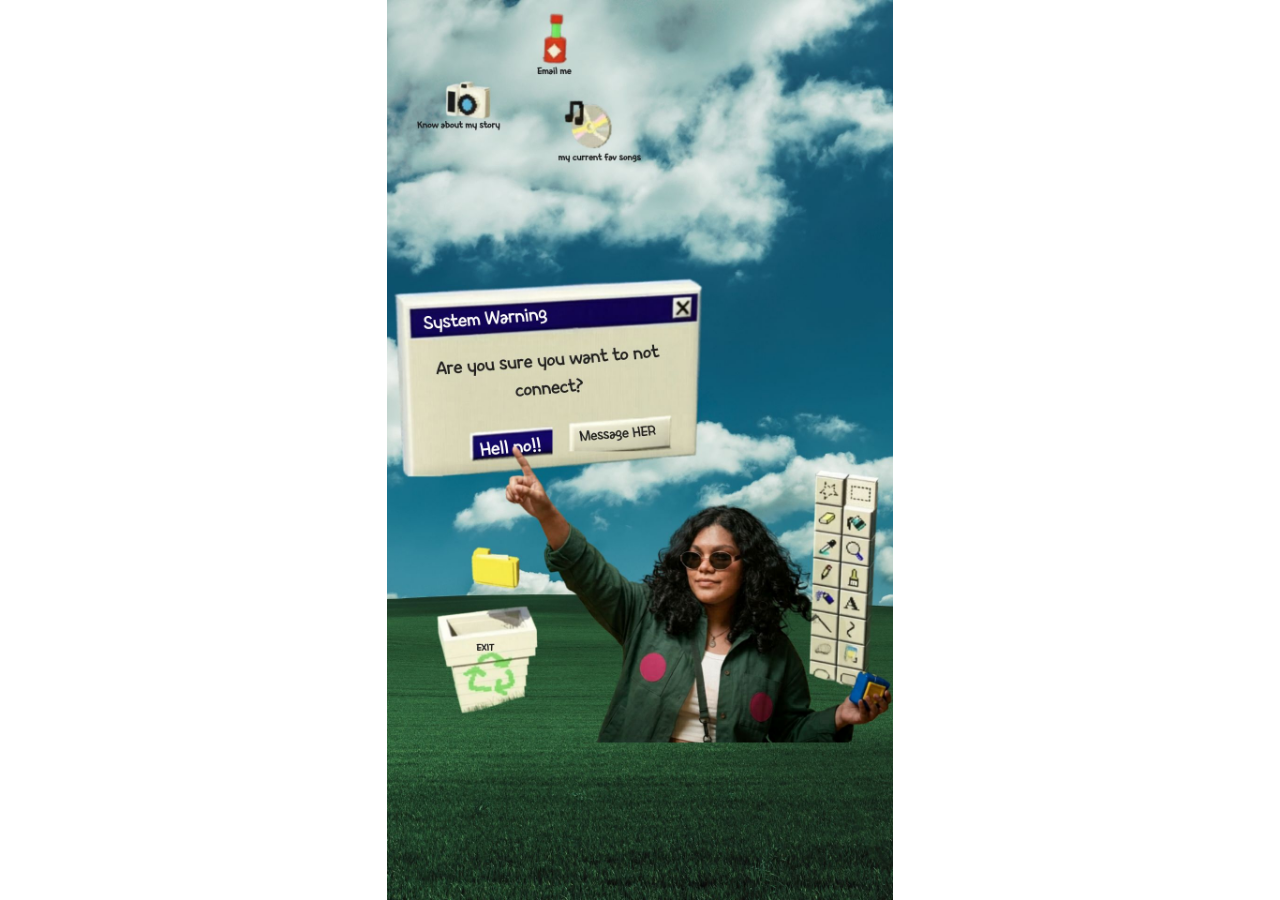
<file: index.html>
<!DOCTYPE html>
<html lang="en">
<head>
  <meta charset="UTF-8">
  <meta name="viewport" content="width=device-width, initial-scale=1.0, maximum-scale=1.0, user-scalable=no">
  <meta name="theme-color" content="#4a90d9">
  <title>Sri Harshita Pilla</title>
  <link rel="stylesheet" href="styles.css">
</head>
<body class="bg-page-1">
  <div class="page page-1">
    <img src="assets/page1-phone.jpg" alt="Sri Harshita Pilla" class="page-bg" draggable="false">

    <!-- Dialog: both buttons link to LinkedIn -->
    <a href="https://www.linkedin.com/in/sriharshitapilla/" target="_blank" rel="noopener" class="hotspot hs-hell-no" aria-label="Hell no - open LinkedIn"></a>
    <a href="https://www.linkedin.com/in/sriharshitapilla/" target="_blank" rel="noopener" class="hotspot hs-message-her" aria-label="Message her on LinkedIn"></a>

    <!-- Camera: go to story page -->
    <a href="page2.html" class="hotspot hs-camera" aria-label="Know about my story"></a>

    <!-- Email me: mailto -->
    <a href="mailto:pillasriharshita@gmail.com" class="hotspot hs-email" aria-label="Email me"></a>

    <!-- CD: YouTube -->
    <a href="https://www.youtube.com/watch?v=HRK_-LNDpcQ&list=RDHRK_-LNDpcQ&start_radio=1" target="_blank" rel="noopener" class="hotspot hs-music" aria-label="My current fav songs"></a>
  </div>

  <script src="script.js"></script>
</body>
</html>
</file>
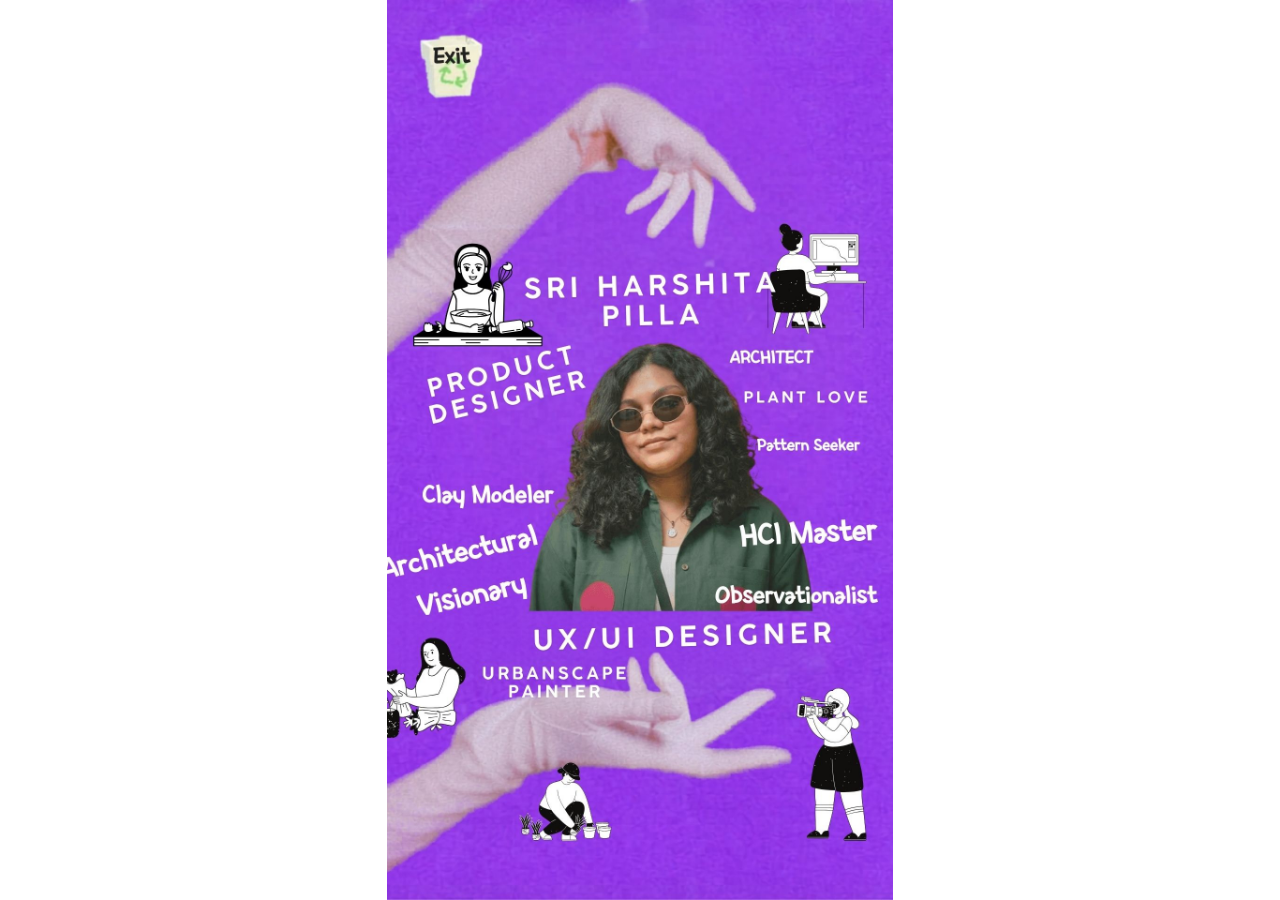
<file: page2.html>
<!DOCTYPE html>
<html lang="en">
<head>
  <meta charset="UTF-8">
  <meta name="viewport" content="width=device-width, initial-scale=1.0, maximum-scale=1.0, user-scalable=no">
  <meta name="theme-color" content="#7a2dd6">
  <title>About - Sri Harshita Pilla</title>
  <link rel="stylesheet" href="styles.css">
</head>
<body class="bg-page-2">
  <div class="page page-2">
    <img src="assets/page2-phone.jpg" alt="About Sri Harshita Pilla" class="page-bg" draggable="false">

    <!-- Exit icon: back to page 1 -->
    <a href="index.html" class="hotspot hs-exit" aria-label="Exit to home"></a>
  </div>

  <script src="script.js"></script>
</body>
</html>
</file>
<file: styles.css>
* {
  margin: 0;
  padding: 0;
  box-sizing: border-box;
}

html, body {
  width: 100%;
  min-height: 100vh;
  -webkit-tap-highlight-color: transparent;
  font-family: -apple-system, BlinkMacSystemFont, "Segoe UI", sans-serif;
}

body {
  display: flex;
  align-items: center;
  justify-content: center;
  min-height: 100vh;
}


.page {
  position: relative;
  width: min(100vw, calc(100svh * 9 / 16));
  height: min(100svh, calc(100vw * 16 / 9));
  aspect-ratio: 9 / 16;
  overflow: hidden;
}

.page-bg {
  width: 100%;
  height: 100%;
  display: block;
  object-fit: cover;
  user-select: none;
  -webkit-user-drag: none;
  pointer-events: none;
}

.hotspot {
  position: absolute;
  display: block;
  cursor: pointer;
  text-decoration: none;
  border-radius: 10px;
  transition: background 120ms ease, transform 120ms ease, box-shadow 200ms ease;
  animation: pulse-glow 2.4s ease-in-out infinite;
}

.hotspot:active {
  transform: scale(0.92);
  background: rgba(255, 255, 255, 0.25);
  box-shadow: 0 0 0 4px rgba(255, 255, 255, 0.35);
}

/* Stagger the pulses so all icons don't flash in sync */
.hs-camera      { animation-delay: 0s;    }
.hs-email       { animation-delay: 0.3s;  }
.hs-music       { animation-delay: 0.6s;  }
.hs-hell-no     { animation-delay: 0.9s;  }
.hs-message-her { animation-delay: 1.2s;  }
.hs-exit        { animation-delay: 0s;    }

@keyframes pulse-glow {
  0%, 100% {
    box-shadow: 0 0 0 0 rgba(255, 255, 255, 0);
  }
  50% {
    box-shadow: 0 0 12px 3px rgba(255, 255, 255, 0.45);
  }
}

/* ---- Page enter fade-in ---- */
.page {
  animation: page-in 520ms ease-out both;
}

@keyframes page-in {
  from { opacity: 0; transform: scale(1.02); }
  to   { opacity: 1; transform: scale(1); }
}

/* ---- Page exit (added via JS on internal link click) ---- */
body.leaving .page {
  animation: page-out 320ms ease-in forwards;
}

@keyframes page-out {
  to { opacity: 0; transform: scale(0.98); }
}

/* ---- Page 1 "landed" shake (one-shot after fade-in) ---- */
.page-1 {
  animation: page-in 520ms ease-out both, page-shake 0.6s ease-out 520ms 1;
}

@keyframes page-shake {
  0%, 100% { transform: translateX(0); }
  20%      { transform: translateX(-6px); }
  40%      { transform: translateX(5px); }
  60%      { transform: translateX(-3px); }
  80%      { transform: translateX(2px); }
}

/* Respect users who prefer less motion */
@media (prefers-reduced-motion: reduce) {
  .hotspot,
  .page,
  .page-1 {
    animation: none !important;
  }
}

/* ---- Hotspot positions (% of 540x960 portrait image) ---- */

.hs-camera      { left: 0%;  top: 6%;  width: 28%; height: 14%; }
.hs-email       { left: 28%; top: 1%;  width: 22%; height: 12%; }
.hs-music       { left: 27%; top: 10%; width: 31%; height: 16%; }
.hs-hell-no     { left: 13%; top: 46%; width: 24%; height: 7%;  }
.hs-message-her { left: 38%; top: 46%; width: 24%; height: 7%;  }
.hs-exit        { left: 4%;  top: 2%;  width: 23%; height: 13%; }

/* ---- Debug mode: add ?debug=1 to URL to visualize hotspots ---- */
body.debug .hotspot {
  background: rgba(255, 0, 0, 0.28);
  outline: 2px dashed #ff0044;
}
</file>
